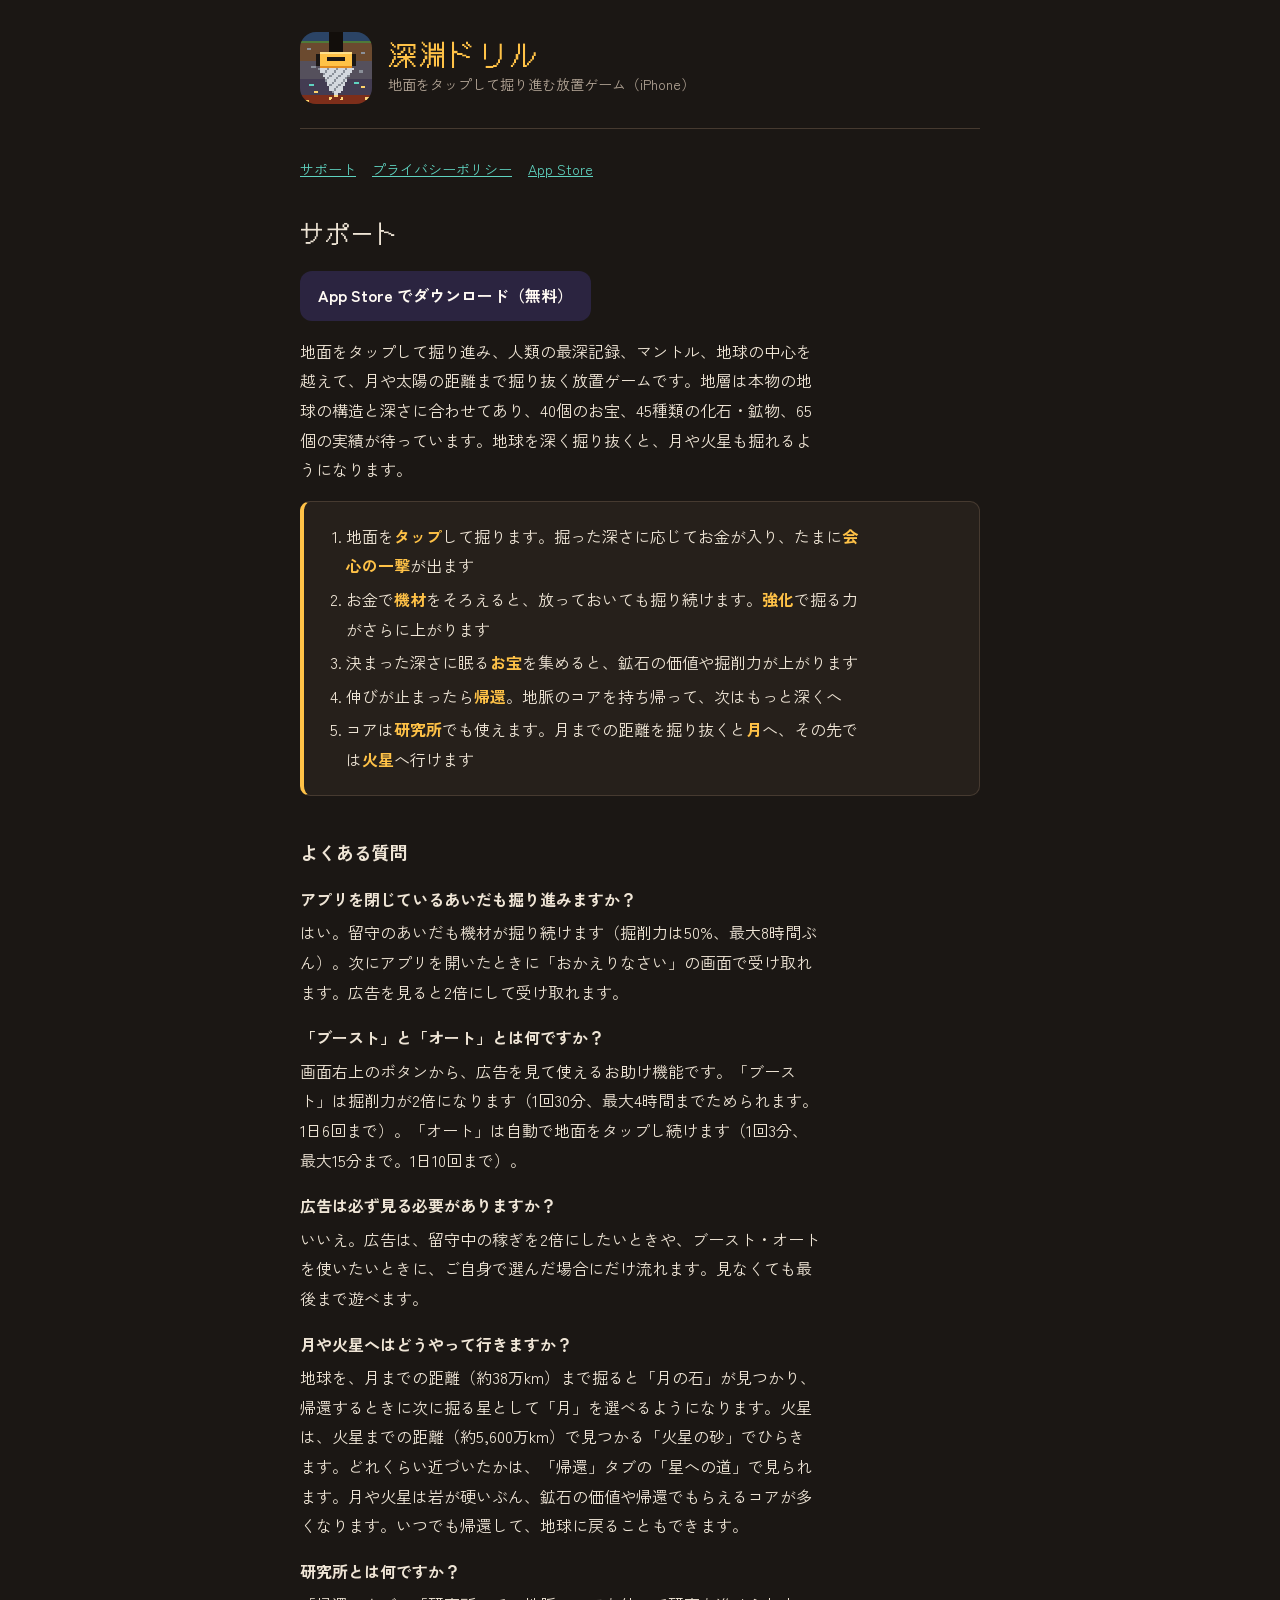
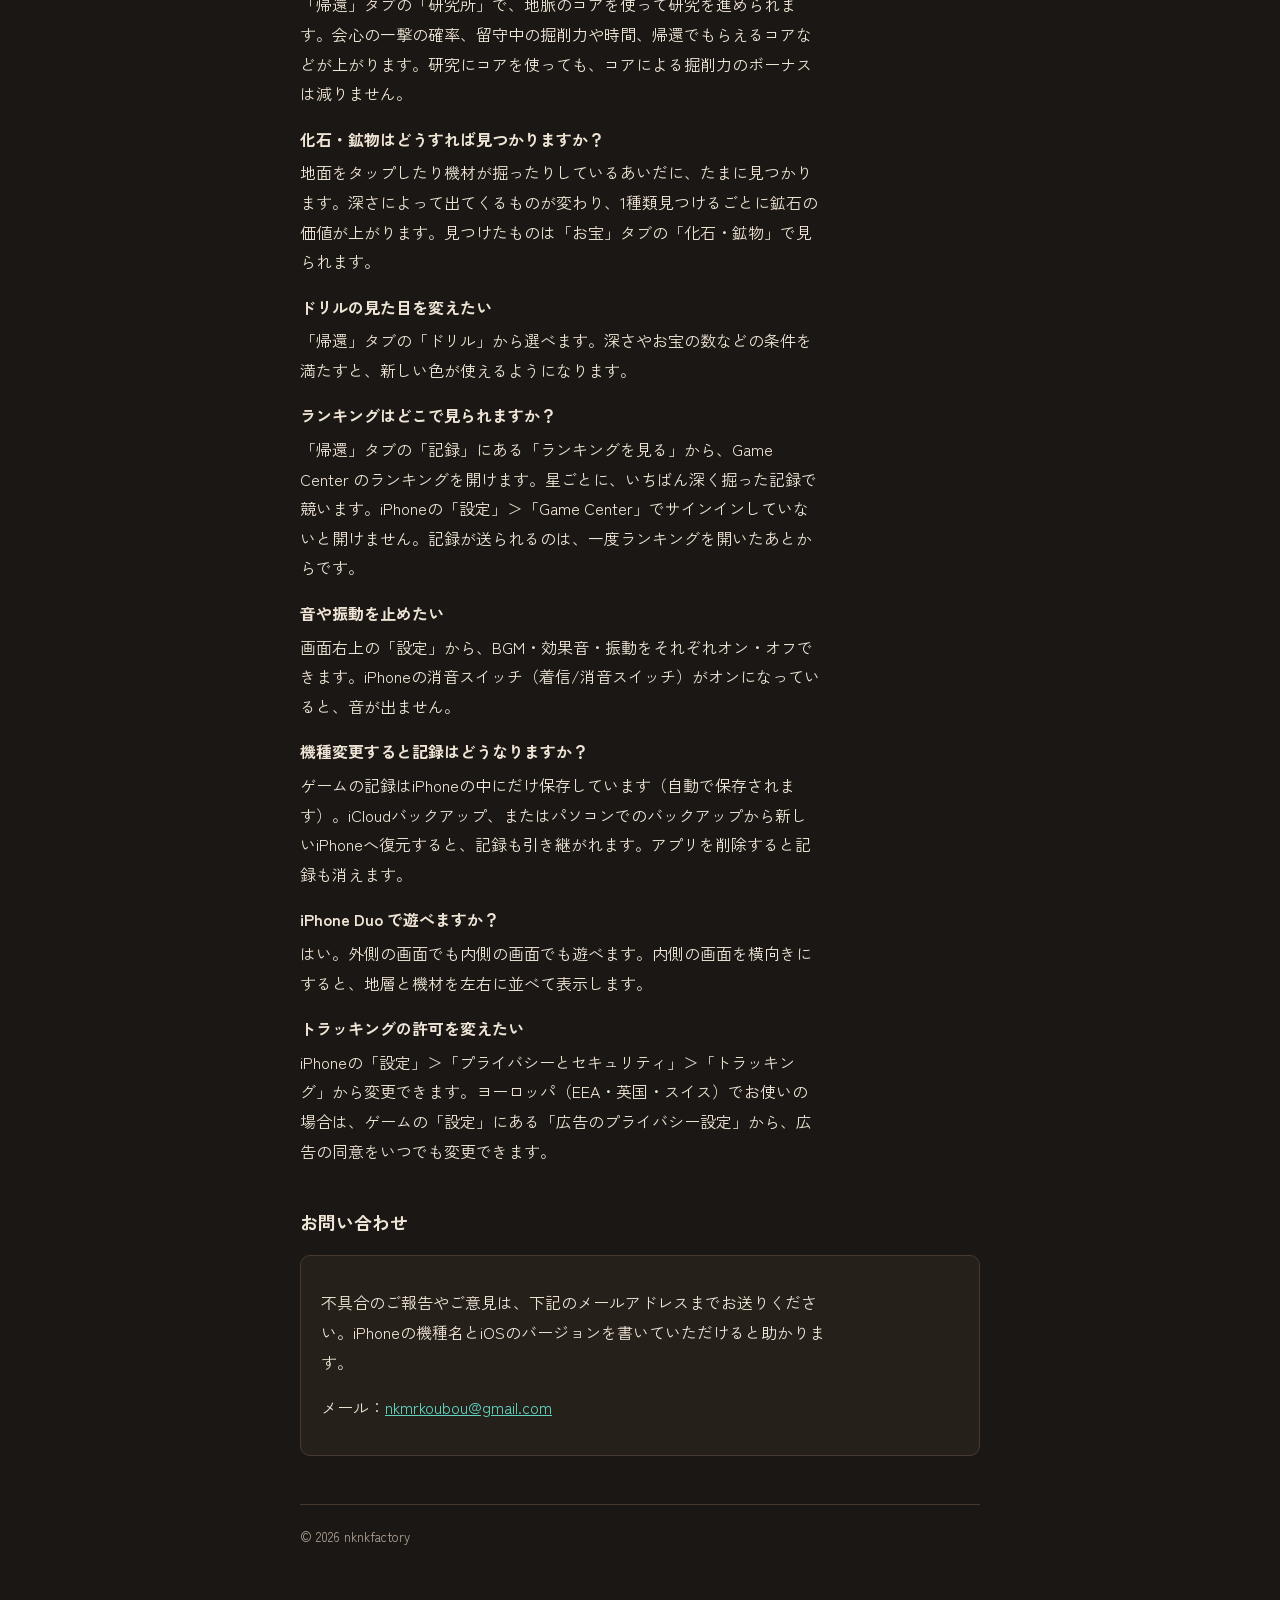
<file: index.html>
<!doctype html>
<html lang="ja">
<head>
<meta charset="utf-8">
<meta name="viewport" content="width=device-width, initial-scale=1">
<title>深淵ドリル サポート</title>
<meta name="description" content="iPhoneゲーム「深淵ドリル」のサポートページです。">
<link rel="preconnect" href="https://fonts.googleapis.com">
<link rel="preconnect" href="https://fonts.gstatic.com" crossorigin>
<link rel="stylesheet" href="https://fonts.googleapis.com/css2?family=DotGothic16&family=Zen+Kaku+Gothic+New:wght@400;700&display=swap">
<link rel="icon" href="icon.png">
<link rel="stylesheet" href="style.css">
</head>
<body>
<div class="wrap">
  <header>
    <img src="icon.png" alt="">
    <div>
      <div class="name">深淵ドリル</div>
      <div class="sub">地面をタップして掘り進む放置ゲーム（iPhone）</div>
    </div>
  </header>
  <nav>
    <a href="index.html">サポート</a>
    <a href="privacy.html">プライバシーポリシー</a>
    <a href="https://apps.apple.com/jp/app/id6818886680" target="_blank" rel="noopener">App Store</a>
  </nav>

  <h1>サポート</h1>
  <p><a class="store" href="https://apps.apple.com/jp/app/id6818886680" target="_blank" rel="noopener">App Store でダウンロード（無料）</a></p>
  <p>地面をタップして掘り進み、人類の最深記録、マントル、地球の中心を越えて、月や太陽の距離まで掘り抜く放置ゲームです。地層は本物の地球の構造と深さに合わせてあり、40個のお宝、45種類の化石・鉱物、65個の実績が待っています。地球を深く掘り抜くと、月や火星も掘れるようになります。</p>

  <ol class="howto">
    <li>地面を<b>タップ</b>して掘ります。掘った深さに応じてお金が入り、たまに<b>会心の一撃</b>が出ます</li>
    <li>お金で<b>機材</b>をそろえると、放っておいても掘り続けます。<b>強化</b>で掘る力がさらに上がります</li>
    <li>決まった深さに眠る<b>お宝</b>を集めると、鉱石の価値や掘削力が上がります</li>
    <li>伸びが止まったら<b>帰還</b>。地脈のコアを持ち帰って、次はもっと深くへ</li>
    <li>コアは<b>研究所</b>でも使えます。月までの距離を掘り抜くと<b>月</b>へ、その先では<b>火星</b>へ行けます</li>
  </ol>

  <h2>よくある質問</h2>
  <dl>
    <dt>アプリを閉じているあいだも掘り進みますか？</dt>
    <dd>はい。留守のあいだも機材が掘り続けます（掘削力は50%、最大8時間ぶん）。次にアプリを開いたときに「おかえりなさい」の画面で受け取れます。広告を見ると2倍にして受け取れます。</dd>

    <dt>「ブースト」と「オート」とは何ですか？</dt>
    <dd>画面右上のボタンから、広告を見て使えるお助け機能です。「ブースト」は掘削力が2倍になります（1回30分、最大4時間までためられます。1日6回まで）。「オート」は自動で地面をタップし続けます（1回3分、最大15分まで。1日10回まで）。</dd>

    <dt>広告は必ず見る必要がありますか？</dt>
    <dd>いいえ。広告は、留守中の稼ぎを2倍にしたいときや、ブースト・オートを使いたいときに、ご自身で選んだ場合にだけ流れます。見なくても最後まで遊べます。</dd>

    <dt>月や火星へはどうやって行きますか？</dt>
    <dd>地球を、月までの距離（約38万km）まで掘ると「月の石」が見つかり、帰還するときに次に掘る星として「月」を選べるようになります。火星は、火星までの距離（約5,600万km）で見つかる「火星の砂」でひらきます。どれくらい近づいたかは、「帰還」タブの「星への道」で見られます。月や火星は岩が硬いぶん、鉱石の価値や帰還でもらえるコアが多くなります。いつでも帰還して、地球に戻ることもできます。</dd>

    <dt>研究所とは何ですか？</dt>
    <dd>「帰還」タブの「研究所」で、地脈のコアを使って研究を進められます。会心の一撃の確率、留守中の掘削力や時間、帰還でもらえるコアなどが上がります。研究にコアを使っても、コアによる掘削力のボーナスは減りません。</dd>

    <dt>化石・鉱物はどうすれば見つかりますか？</dt>
    <dd>地面をタップしたり機材が掘ったりしているあいだに、たまに見つかります。深さによって出てくるものが変わり、1種類見つけるごとに鉱石の価値が上がります。見つけたものは「お宝」タブの「化石・鉱物」で見られます。</dd>

    <dt>ドリルの見た目を変えたい</dt>
    <dd>「帰還」タブの「ドリル」から選べます。深さやお宝の数などの条件を満たすと、新しい色が使えるようになります。</dd>

    <dt>ランキングはどこで見られますか？</dt>
    <dd>「帰還」タブの「記録」にある「ランキングを見る」から、Game Center のランキングを開けます。星ごとに、いちばん深く掘った記録で競います。iPhoneの「設定」＞「Game Center」でサインインしていないと開けません。記録が送られるのは、一度ランキングを開いたあとからです。</dd>

    <dt>音や振動を止めたい</dt>
    <dd>画面右上の「設定」から、BGM・効果音・振動をそれぞれオン・オフできます。iPhoneの消音スイッチ（着信/消音スイッチ）がオンになっていると、音が出ません。</dd>

    <dt>機種変更すると記録はどうなりますか？</dt>
    <dd>ゲームの記録はiPhoneの中にだけ保存しています（自動で保存されます）。iCloudバックアップ、またはパソコンでのバックアップから新しいiPhoneへ復元すると、記録も引き継がれます。アプリを削除すると記録も消えます。</dd>

    <dt>iPhone Duo で遊べますか？</dt>
    <dd>はい。外側の画面でも内側の画面でも遊べます。内側の画面を横向きにすると、地層と機材を左右に並べて表示します。</dd>

    <dt>トラッキングの許可を変えたい</dt>
    <dd>iPhoneの「設定」＞「プライバシーとセキュリティ」＞「トラッキング」から変更できます。ヨーロッパ（EEA・英国・スイス）でお使いの場合は、ゲームの「設定」にある「広告のプライバシー設定」から、広告の同意をいつでも変更できます。</dd>
  </dl>

  <h2>お問い合わせ</h2>
  <div class="card">
    <p>不具合のご報告やご意見は、下記のメールアドレスまでお送りください。iPhoneの機種名とiOSのバージョンを書いていただけると助かります。</p>
    <p>メール：<a href="mailto:nkmrkoubou@gmail.com">nkmrkoubou@gmail.com</a></p>
  </div>

  <footer>© 2026 nknkfactory</footer>
</div>
</body>
</html>
</file>
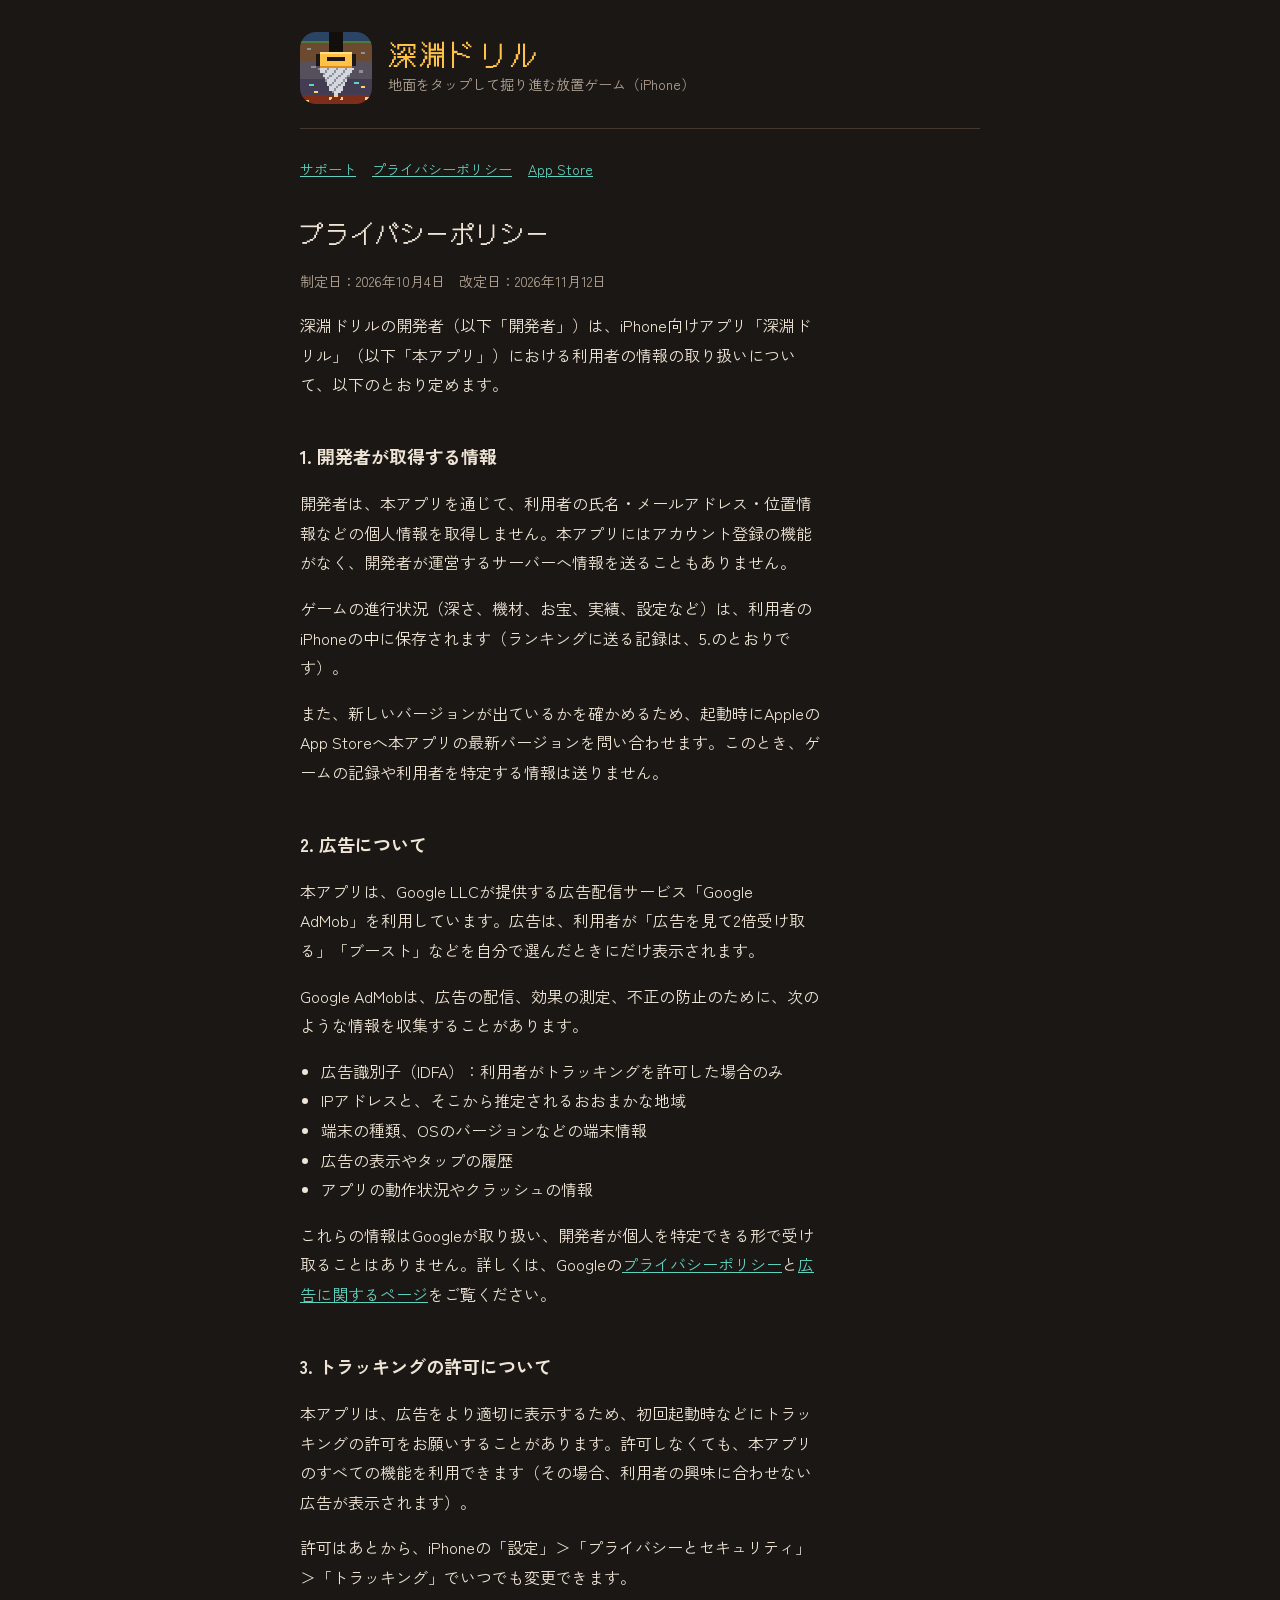
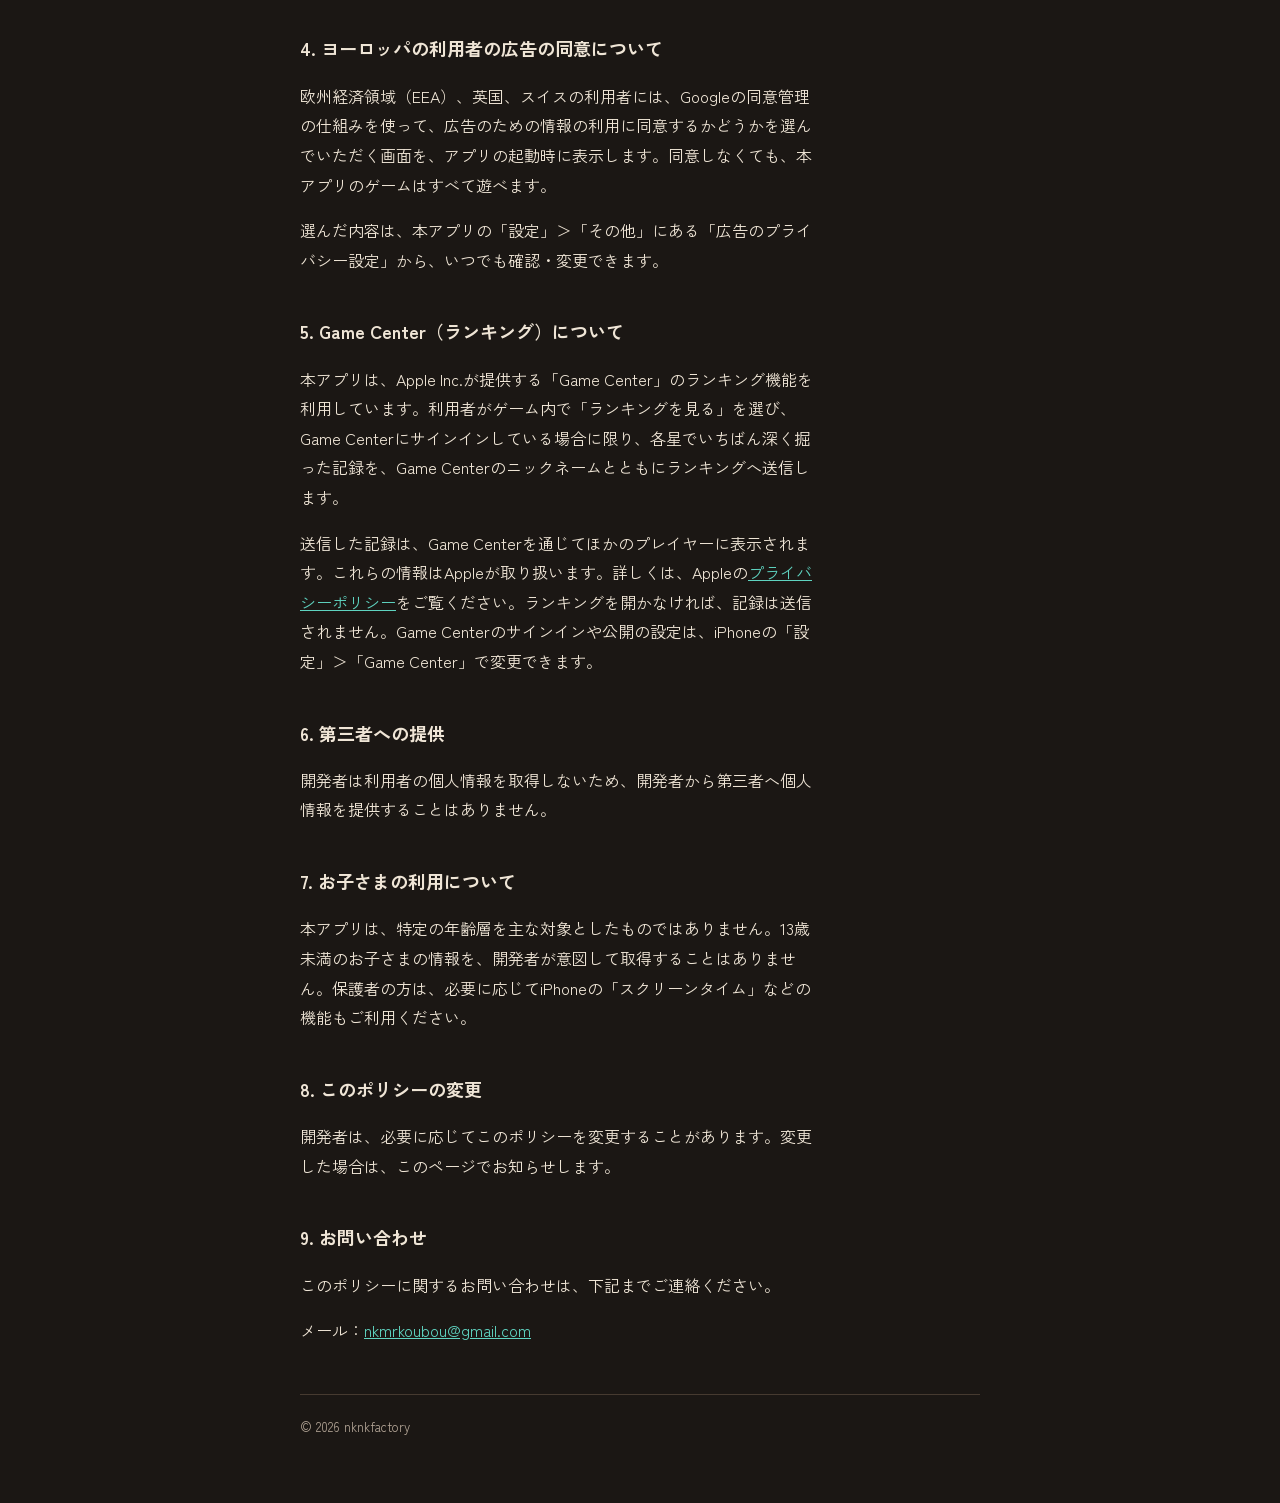
<file: privacy.html>
<!doctype html>
<html lang="ja">
<head>
<meta charset="utf-8">
<meta name="viewport" content="width=device-width, initial-scale=1">
<title>深淵ドリル プライバシーポリシー</title>
<meta name="description" content="iPhoneゲーム「深淵ドリル」のプライバシーポリシーです。">
<link rel="preconnect" href="https://fonts.googleapis.com">
<link rel="preconnect" href="https://fonts.gstatic.com" crossorigin>
<link rel="stylesheet" href="https://fonts.googleapis.com/css2?family=DotGothic16&family=Zen+Kaku+Gothic+New:wght@400;700&display=swap">
<link rel="icon" href="icon.png">
<link rel="stylesheet" href="style.css">
</head>
<body>
<div class="wrap">
  <header>
    <img src="icon.png" alt="">
    <div>
      <div class="name">深淵ドリル</div>
      <div class="sub">地面をタップして掘り進む放置ゲーム（iPhone）</div>
    </div>
  </header>
  <nav>
    <a href="index.html">サポート</a>
    <a href="privacy.html">プライバシーポリシー</a>
    <a href="https://apps.apple.com/jp/app/id6818886680" target="_blank" rel="noopener">App Store</a>
  </nav>

  <h1>プライバシーポリシー</h1>
  <p class="meta">制定日：2026年10月4日　改定日：2026年11月12日</p>
  <p>深淵ドリルの開発者（以下「開発者」）は、iPhone向けアプリ「深淵ドリル」（以下「本アプリ」）における利用者の情報の取り扱いについて、以下のとおり定めます。</p>

  <h2>1. 開発者が取得する情報</h2>
  <p>開発者は、本アプリを通じて、利用者の氏名・メールアドレス・位置情報などの個人情報を取得しません。本アプリにはアカウント登録の機能がなく、開発者が運営するサーバーへ情報を送ることもありません。</p>
  <p>ゲームの進行状況（深さ、機材、お宝、実績、設定など）は、利用者のiPhoneの中に保存されます（ランキングに送る記録は、5.のとおりです）。</p>
  <p>また、新しいバージョンが出ているかを確かめるため、起動時にAppleのApp Storeへ本アプリの最新バージョンを問い合わせます。このとき、ゲームの記録や利用者を特定する情報は送りません。</p>

  <h2>2. 広告について</h2>
  <p>本アプリは、Google LLCが提供する広告配信サービス「Google AdMob」を利用しています。広告は、利用者が「広告を見て2倍受け取る」「ブースト」などを自分で選んだときにだけ表示されます。</p>
  <p>Google AdMobは、広告の配信、効果の測定、不正の防止のために、次のような情報を収集することがあります。</p>
  <ul>
    <li>広告識別子（IDFA）：利用者がトラッキングを許可した場合のみ</li>
    <li>IPアドレスと、そこから推定されるおおまかな地域</li>
    <li>端末の種類、OSのバージョンなどの端末情報</li>
    <li>広告の表示やタップの履歴</li>
    <li>アプリの動作状況やクラッシュの情報</li>
  </ul>
  <p>これらの情報はGoogleが取り扱い、開発者が個人を特定できる形で受け取ることはありません。詳しくは、Googleの<a href="https://policies.google.com/privacy" target="_blank" rel="noopener">プライバシーポリシー</a>と<a href="https://policies.google.com/technologies/ads" target="_blank" rel="noopener">広告に関するページ</a>をご覧ください。</p>

  <h2>3. トラッキングの許可について</h2>
  <p>本アプリは、広告をより適切に表示するため、初回起動時などにトラッキングの許可をお願いすることがあります。許可しなくても、本アプリのすべての機能を利用できます（その場合、利用者の興味に合わせない広告が表示されます）。</p>
  <p>許可はあとから、iPhoneの「設定」＞「プライバシーとセキュリティ」＞「トラッキング」でいつでも変更できます。</p>

  <h2>4. ヨーロッパの利用者の広告の同意について</h2>
  <p>欧州経済領域（EEA）、英国、スイスの利用者には、Googleの同意管理の仕組みを使って、広告のための情報の利用に同意するかどうかを選んでいただく画面を、アプリの起動時に表示します。同意しなくても、本アプリのゲームはすべて遊べます。</p>
  <p>選んだ内容は、本アプリの「設定」＞「その他」にある「広告のプライバシー設定」から、いつでも確認・変更できます。</p>

  <h2>5. Game Center（ランキング）について</h2>
  <p>本アプリは、Apple Inc.が提供する「Game Center」のランキング機能を利用しています。利用者がゲーム内で「ランキングを見る」を選び、Game Centerにサインインしている場合に限り、各星でいちばん深く掘った記録を、Game Centerのニックネームとともにランキングへ送信します。</p>
  <p>送信した記録は、Game Centerを通じてほかのプレイヤーに表示されます。これらの情報はAppleが取り扱います。詳しくは、Appleの<a href="https://www.apple.com/jp/legal/privacy/" target="_blank" rel="noopener">プライバシーポリシー</a>をご覧ください。ランキングを開かなければ、記録は送信されません。Game Centerのサインインや公開の設定は、iPhoneの「設定」＞「Game Center」で変更できます。</p>

  <h2>6. 第三者への提供</h2>
  <p>開発者は利用者の個人情報を取得しないため、開発者から第三者へ個人情報を提供することはありません。</p>

  <h2>7. お子さまの利用について</h2>
  <p>本アプリは、特定の年齢層を主な対象としたものではありません。13歳未満のお子さまの情報を、開発者が意図して取得することはありません。保護者の方は、必要に応じてiPhoneの「スクリーンタイム」などの機能もご利用ください。</p>

  <h2>8. このポリシーの変更</h2>
  <p>開発者は、必要に応じてこのポリシーを変更することがあります。変更した場合は、このページでお知らせします。</p>

  <h2>9. お問い合わせ</h2>
  <p>このポリシーに関するお問い合わせは、下記までご連絡ください。</p>
  <p>メール：<a href="mailto:nkmrkoubou@gmail.com">nkmrkoubou@gmail.com</a></p>

  <footer>© 2026 nknkfactory</footer>
</div>
</body>
</html>
</file>
<file: style.css>
/* Support site for 深淵ドリル. Same underground palette as the game. */
:root{
  --rock:#1b1714; --panel:#26201b; --line:#463a30; --lamp:#ffc247; --ore:#5fd3c0; --text:#efe5d6; --muted:#b3a596;
  --pixel:'DotGothic16','Osaka-Mono','MS Gothic',monospace;
  --body:'Zen Kaku Gothic New','Hiragino Sans','Yu Gothic',sans-serif;
  color-scheme:dark;
}
*{box-sizing:border-box}
body{margin:0;background:var(--rock);color:var(--text);font-family:var(--body);line-height:1.85;font-size:16px}
.wrap{max-width:720px;margin:0 auto;padding-inline:20px;padding-block:32px 64px}
header{display:flex;align-items:center;gap:16px;padding-bottom:24px;border-bottom:1px solid var(--line);margin-bottom:28px}
header img{width:72px;height:72px;border-radius:16px;image-rendering:pixelated}
header .name{font-family:var(--pixel);font-size:28px;color:var(--lamp);letter-spacing:.08em;line-height:1.2}
header .sub{color:var(--muted);font-size:14px}
nav{display:flex;flex-wrap:wrap;gap:8px 16px;margin-bottom:28px;font-size:14px}
a{color:var(--ore)}
h1{font-family:var(--pixel);font-weight:400;font-size:24px;letter-spacing:.04em;margin:0 0 8px;text-wrap:balance}
h2{font-size:18px;margin:36px 0 8px;padding-top:4px;text-wrap:balance}
p,li,dd{max-width:65ch}
ul,ol{padding-left:1.3em}
.meta{color:var(--muted);font-size:14px}
.card{background:var(--panel);border:1px solid var(--line);border-radius:10px;padding:16px 20px;margin:16px 0}
.howto{background:var(--panel);border:1px solid var(--line);border-left:4px solid var(--lamp);border-radius:10px;padding:16px 20px 16px 2.6em;margin:16px 0}
.howto li{margin:4px 0}
.howto b{color:var(--lamp)}
.store{display:inline-block;background:#2b2440;color:#fffaf3;text-decoration:none;font-weight:700;border-radius:12px;padding:10px 18px}
.store:hover{opacity:.9}
a:focus-visible{outline:3px solid var(--lamp);outline-offset:2px;border-radius:4px}
.todo{background:#4a2a14;color:#ffd9b0;padding:0 6px;border-radius:4px}
footer{margin-top:48px;padding-top:20px;border-top:1px solid var(--line);color:var(--muted);font-size:13px}
dt{font-weight:700;margin-top:16px}
dd{margin:4px 0 0}
</file>
